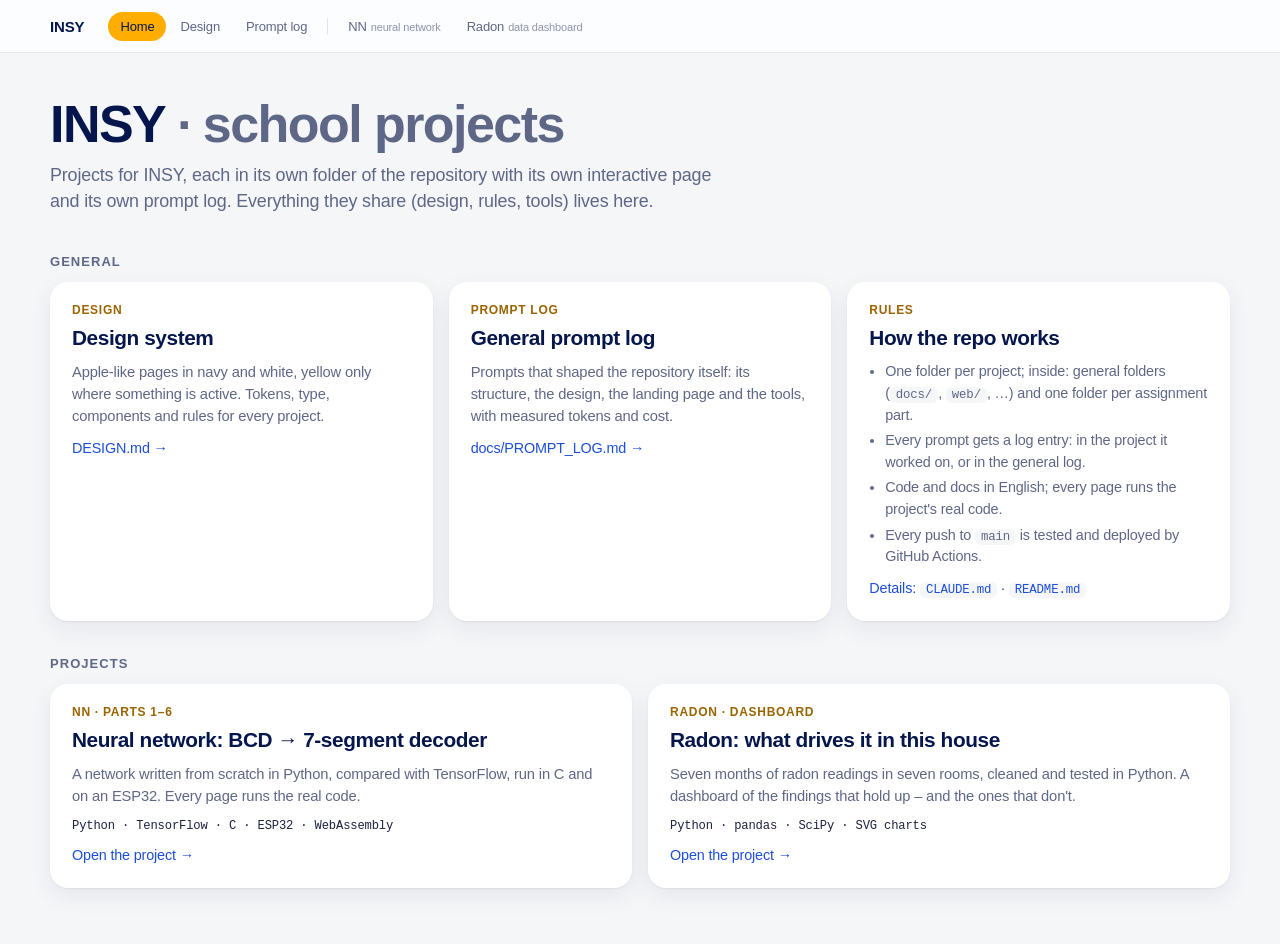
<file: web/index.html>
<!doctype html>
<html lang="en">
<head>
<meta charset="utf-8">
<meta name="viewport" content="width=device-width, initial-scale=1, viewport-fit=cover">
<meta name="theme-color" content="#05164d" media="(prefers-color-scheme: dark)">
<meta name="theme-color" content="#f5f6f8" media="(prefers-color-scheme: light)">
<title>INSY Projects</title>
<link rel="stylesheet" href="assets/style.css">
</head>
<body>
<div class="wrap">
  <header class="page">
    <h1>INSY <span>· school projects</span></h1>
    <p class="lede">Projects for INSY, each in its own folder of the repository with its own interactive page and its own
      prompt log. Everything they share (design, rules, tools) lives here.</p>
  </header>

  <section class="section" aria-labelledby="general-title">
    <h2 class="section-title" id="general-title">General</h2>
    <div class="cards">
      <a class="panel card" href="design.html">
        <span class="num">Design</span>
        <h3>Design system</h3>
        <p>Apple-like pages in navy and white, yellow only where something is active. Tokens, type, components and rules for every project.</p>
        <span class="more">DESIGN.md →</span>
      </a>
      <a class="panel card" href="log.html">
        <span class="num">Prompt log</span>
        <h3>General prompt log</h3>
        <p>Prompts that shaped the repository itself: its structure, the design, the landing page and the tools, with measured tokens and cost.</p>
        <span class="more">docs/PROMPT_LOG.md →</span>
      </a>
      <div class="panel card">
        <span class="num">Rules</span>
        <h3>How the repo works</h3>
        <ul class="rules">
          <li>One folder per project; inside: general folders (<code>docs/</code>, <code>web/</code>, …) and one folder per assignment part.</li>
          <li>Every prompt gets a log entry: in the project it worked on, or in the general log.</li>
          <li>Code and docs in English; every page runs the project's real code.</li>
          <li>Every push to <code>main</code> is tested and deployed by GitHub Actions.</li>
        </ul>
        <span class="more" id="rules-link"></span>
      </div>
    </div>
  </section>

  <section class="section" aria-labelledby="projects-title">
    <h2 class="section-title" id="projects-title">Projects</h2>
    <div class="cards">
      <a class="panel card" href="NN/">
        <span class="num">NN · Parts 1–6</span>
        <h3>Neural network: BCD → 7-segment decoder</h3>
        <p>A network written from scratch in Python, compared with TensorFlow, run in C and on an ESP32. Every page runs the real code.</p>
        <span class="runs">Python · TensorFlow · C · ESP32 · WebAssembly</span>
        <span class="more">Open the project →</span>
      </a>
      <a class="panel card" href="Radon/">
        <span class="num">Radon · Dashboard</span>
        <h3>Radon: what drives it in this house</h3>
        <p>Seven months of radon readings in seven rooms, cleaned and tested in Python. A dashboard of the findings that hold up – and the ones that don't.</p>
        <span class="runs">Python · pandas · SciPy · SVG charts</span>
        <span class="more">Open the project →</span>
      </a>
    </div>
  </section>
</div>
<script type="module">
import { $, frame, sourceLink } from "./assets/site.js";
frame();
$("rules-link").innerHTML = "Details: " + sourceLink("CLAUDE.md", "CLAUDE.md") + " · " + sourceLink("README.md", "README.md");
</script>
</body>
</html>
</file>
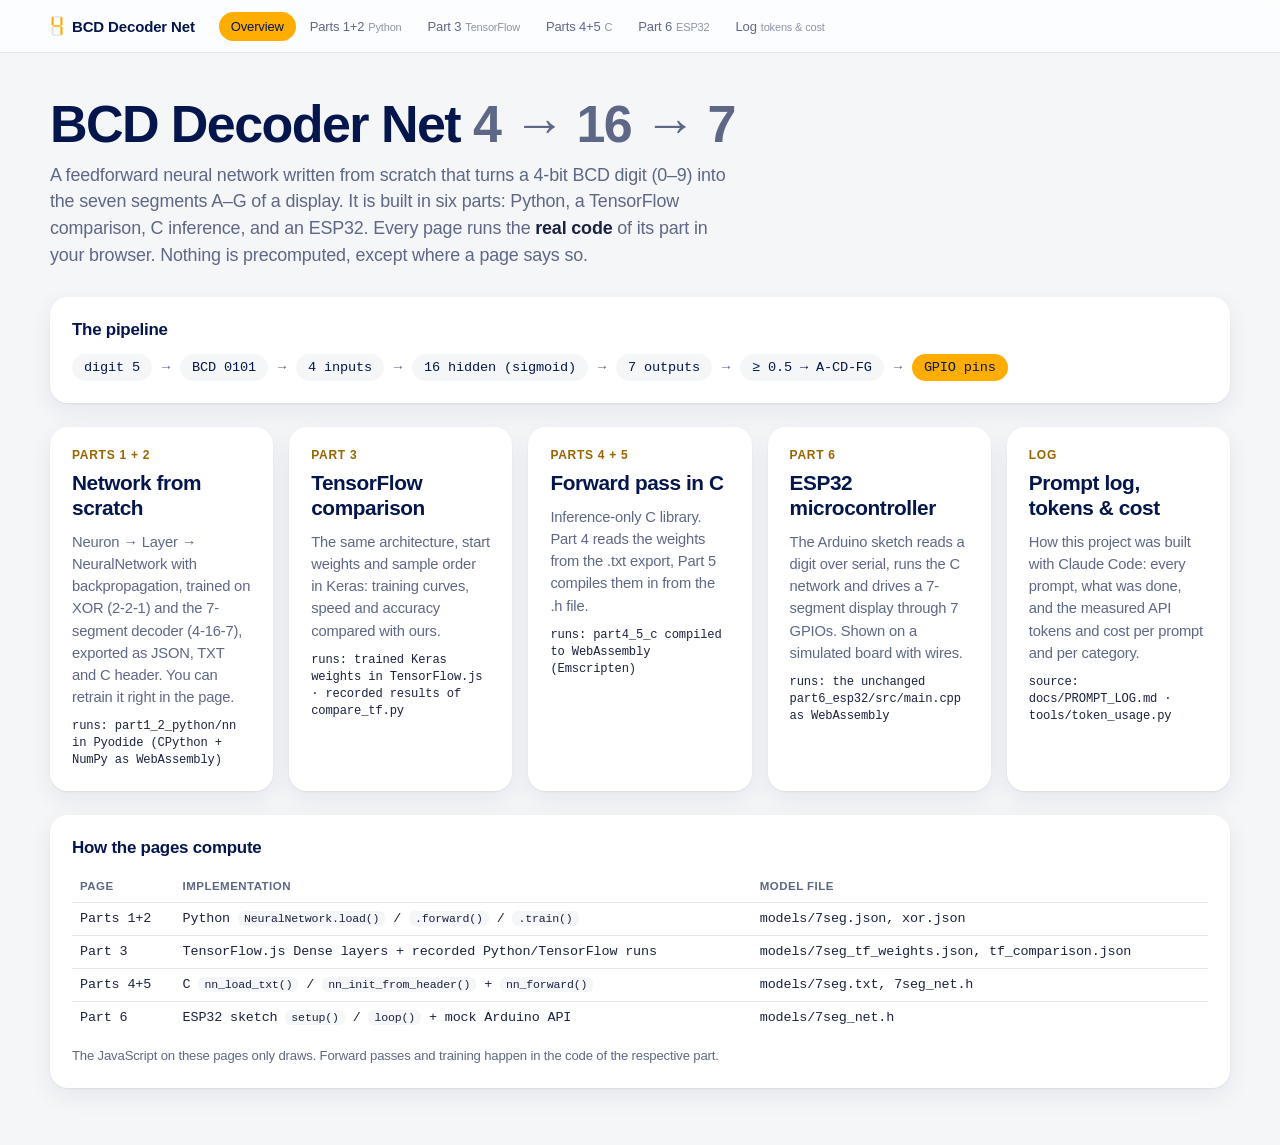
<file: NN/web/index.html>
<!doctype html>
<html lang="en">
<head>
<meta charset="utf-8">
<meta name="viewport" content="width=device-width, initial-scale=1, viewport-fit=cover">
<meta name="theme-color" content="#05164d" media="(prefers-color-scheme: dark)">
<meta name="theme-color" content="#f5f6f8" media="(prefers-color-scheme: light)">
<title>BCD Decoder Net</title>
<link rel="stylesheet" href="assets/style.css">
</head>
<body>
<div class="wrap">
  <header class="page">
    <h1>BCD Decoder Net <span>4 → 16 → 7</span></h1>
    <p class="lede">A feedforward neural network written from scratch that turns a 4-bit BCD digit (0–9) into the
      seven segments A–G of a display. It is built in six parts: Python, a TensorFlow comparison, C inference, and an ESP32.
      Every page runs the <strong>real code</strong> of its part in your browser. Nothing is precomputed, except where a page says so.</p>
  </header>

  <section class="panel">
    <h2>The pipeline</h2>
    <div class="pipeline">
      <span>digit 5</span><i>→</i><span>BCD 0101</span><i>→</i><span>4 inputs</span><i>→</i>
      <span>16 hidden (sigmoid)</span><i>→</i><span>7 outputs</span><i>→</i><span>≥ 0.5 → A-CD-FG</span><i>→</i><span>GPIO pins</span>
    </div>
  </section>

  <div class="cards">
    <a class="panel card" href="part1-2.html">
      <span class="num">Parts 1 + 2</span>
      <h3>Network from scratch</h3>
      <p>Neuron → Layer → NeuralNetwork with backpropagation, trained on XOR (2-2-1) and the 7-segment decoder (4-16-7),
        exported as JSON, TXT and C header. You can retrain it right in the page.</p>
      <span class="runs">runs: part1_2_python/nn in Pyodide (CPython + NumPy as WebAssembly)</span>
    </a>
    <a class="panel card" href="part3.html">
      <span class="num">Part 3</span>
      <h3>TensorFlow comparison</h3>
      <p>The same architecture, start weights and sample order in Keras: training curves, speed and accuracy compared with ours.</p>
      <span class="runs">runs: trained Keras weights in TensorFlow.js · recorded results of compare_tf.py</span>
    </a>
    <a class="panel card" href="part4-5.html">
      <span class="num">Parts 4 + 5</span>
      <h3>Forward pass in C</h3>
      <p>Inference-only C library. Part 4 reads the weights from the .txt export, Part 5 compiles them in from the .h file.</p>
      <span class="runs">runs: part4_5_c compiled to WebAssembly (Emscripten)</span>
    </a>
    <a class="panel card" href="part6.html">
      <span class="num">Part 6</span>
      <h3>ESP32 microcontroller</h3>
      <p>The Arduino sketch reads a digit over serial, runs the C network and drives a 7-segment display through 7 GPIOs.
        Shown on a simulated board with wires.</p>
      <span class="runs">runs: the unchanged part6_esp32/src/main.cpp as WebAssembly</span>
    </a>
    <a class="panel card" href="log.html">
      <span class="num">Log</span>
      <h3>Prompt log, tokens &amp; cost</h3>
      <p>How this project was built with Claude Code: every prompt, what was done, and the measured API tokens and cost per prompt and per category.</p>
      <span class="runs">source: docs/PROMPT_LOG.md · tools/token_usage.py</span>
    </a>
  </div>

  <section class="panel">
    <h2>How the pages compute</h2>
    <div class="tbl-scroll"><table class="data">
      <tr><th>Page</th><th style="text-align:left">Implementation</th><th style="text-align:left">Model file</th></tr>
      <tr><td>Parts 1+2</td><td style="text-align:left">Python <code>NeuralNetwork.load()</code> / <code>.forward()</code> / <code>.train()</code></td><td style="text-align:left">models/7seg.json, xor.json</td></tr>
      <tr><td>Part 3</td><td style="text-align:left">TensorFlow.js Dense layers + recorded Python/TensorFlow runs</td><td style="text-align:left">models/7seg_tf_weights.json, tf_comparison.json</td></tr>
      <tr><td>Parts 4+5</td><td style="text-align:left">C <code>nn_load_txt()</code> / <code>nn_init_from_header()</code> + <code>nn_forward()</code></td><td style="text-align:left">models/7seg.txt, 7seg_net.h</td></tr>
      <tr><td>Part 6</td><td style="text-align:left">ESP32 sketch <code>setup()</code> / <code>loop()</code> + mock Arduino API</td><td style="text-align:left">models/7seg_net.h</td></tr>
    </table></div>
    <p class="note">The JavaScript on these pages only draws. Forward passes and training happen in the code of the respective part.</p>
  </section>
</div>
<script type="module">
import { frame } from "./assets/common.js";
frame();
</script>
</body>
</html>
</file>
<file: web/assets/style.css>
/* INSY design system: Apple-like layout, palette inspired by Lufthansa (navy + white, yellow accent).
 * Tokens and rules: DESIGN.md in the repository root. */
:root {
  color-scheme: light;
  --bg: #ffffff;            /* page */
  --bg-2: #f5f6f8;          /* grouped background, wells */
  --surface: #ffffff;       /* cards */
  --ink: #05164d;           /* navy: headings, primary text */
  --text: #1b2240;          /* body text */
  --muted: #5f6787;         /* secondary text */
  --line: rgba(5, 22, 77, 0.10);
  --primary: #05164d;       /* buttons, selected controls */
  --on-primary: #ffffff;
  --accent: #ffad00;        /* yellow: only for active / on states */
  --on-accent: #05164d;
  --accent-ink: #9a6400;    /* yellow-family text that stays readable on white */
  --s1: #1d4ed8;            /* chart / positive weight */
  --s2: #d97706;            /* chart / negative weight */
  --s3: #0d9488;            /* chart / third series */
  --good: #12805c; --bad: #c4321d;
  --hardware: #05164d;      /* display housing, serial monitor */
  --hardware-ink: #dfe4f2;
  --led: #ffad00;           /* lit segment */
  --shadow: 0 1px 2px rgba(5, 22, 77, 0.06), 0 8px 24px rgba(5, 22, 77, 0.07);
  --nav-bg: rgba(255, 255, 255, 0.72);
  --radius: 18px;
  --radius-sm: 10px;
  --font: -apple-system, BlinkMacSystemFont, "SF Pro Text", "SF Pro Display", "Helvetica Neue", "Segoe UI", Arial, sans-serif;
  --font-display: -apple-system, BlinkMacSystemFont, "SF Pro Display", "Helvetica Neue", "Segoe UI", Arial, sans-serif;
  --font-mono: ui-monospace, "SF Mono", SFMono-Regular, Menlo, Consolas, monospace;
}
@media (prefers-color-scheme: dark) {
  :root:not([data-theme="light"]) {
    color-scheme: dark;
    --bg: #030b2a; --bg-2: #081538; --surface: #0b1a45; --ink: #ffffff; --text: #dfe4f2; --muted: #9aa5c8;
    --line: rgba(255, 255, 255, 0.10); --primary: #ffffff; --on-primary: #05164d; --accent-ink: #ffc24d;
    --s1: #5b8af0; --s2: #c98400; --s3: #14a89a; --good: #3ccf98; --bad: #ff7a66;
    --hardware: #020821; --shadow: 0 1px 2px rgba(0, 0, 0, 0.3), 0 10px 30px rgba(0, 0, 0, 0.35);
    --nav-bg: rgba(3, 11, 42, 0.72);
  }
}
:root[data-theme="dark"] {
  color-scheme: dark;
  --bg: #030b2a; --bg-2: #081538; --surface: #0b1a45; --ink: #ffffff; --text: #dfe4f2; --muted: #9aa5c8;
  --line: rgba(255, 255, 255, 0.10); --primary: #ffffff; --on-primary: #05164d; --accent-ink: #ffc24d;
  --s1: #5b8af0; --s2: #c98400; --s3: #14a89a; --good: #3ccf98; --bad: #ff7a66;
  --hardware: #020821; --shadow: 0 1px 2px rgba(0, 0, 0, 0.3), 0 10px 30px rgba(0, 0, 0, 0.35);
  --nav-bg: rgba(3, 11, 42, 0.72);
}

* { box-sizing: border-box; }
[hidden] { display: none !important; }
html, body { margin: 0; }
body {
  background: var(--bg-2); color: var(--text);
  font: 400 16px/1.5 var(--font); letter-spacing: -0.01em;
  -webkit-font-smoothing: antialiased;
  padding-left: max(16px, env(safe-area-inset-left, 0px));
  padding-right: max(16px, env(safe-area-inset-right, 0px));
  padding-block: 0 56px;
}
a { color: var(--s1); text-decoration: none; }
a:hover { text-decoration: underline; }
code { font-family: var(--font-mono); font-size: 0.86em; background: var(--bg-2); padding: 1px 6px; border-radius: 6px; }
strong { color: var(--ink); font-weight: 600; }
.wrap { max-width: 1180px; margin: 0 auto; display: grid; gap: 24px; }

/* ---------- navigation (frosted, sticky) ---------- */
.topbar {
  position: sticky; top: env(safe-area-inset-top, 0px); z-index: 5;
  margin-left: calc(-1 * max(16px, env(safe-area-inset-left, 0px)));
  margin-right: calc(-1 * max(16px, env(safe-area-inset-right, 0px)));
  padding: 0 max(16px, env(safe-area-inset-right, 0px)) 0 max(16px, env(safe-area-inset-left, 0px));
  background: var(--nav-bg); backdrop-filter: saturate(180%) blur(20px); -webkit-backdrop-filter: saturate(180%) blur(20px);
  border-bottom: 1px solid var(--line);
}
.topbar-inner { max-width: 1180px; margin: 0 auto; min-height: 52px; display: flex; flex-wrap: wrap; align-items: center; gap: 6px 24px; padding-block: 6px; }
.brand { font: 600 15px/1 var(--font-display); color: var(--ink); display: flex; align-items: center; gap: 8px; letter-spacing: -0.01em; }
.brand:hover { text-decoration: none; }
.brand svg { width: 14px; height: 22px; }
.tabs { display: flex; flex-wrap: wrap; gap: 2px; }
.tab {
  font: 500 13px/1 var(--font); color: var(--muted); padding: 8px 12px; border-radius: 999px;
  transition: color .15s, background .15s;
}
.tab:hover { color: var(--ink); text-decoration: none; background: var(--line); }
.tab[aria-current="page"] { color: var(--on-accent); background: var(--accent); }
.tab small { font-size: 11px; opacity: 0.7; margin-left: 4px; }

/* ---------- page header ---------- */
header.page { display: grid; gap: 10px; padding-top: 44px; padding-bottom: 4px; }
h1 { font: 700 clamp(2rem, 4.6vw, 3.25rem)/1.05 var(--font-display); letter-spacing: -0.03em; margin: 0; color: var(--ink); text-wrap: balance; }
h1 span { color: var(--muted); font-weight: 600; }
.lede { margin: 0; color: var(--muted); max-width: 68ch; font-size: 1.12rem; line-height: 1.5; }
.lede strong { color: var(--text); }
h2 { font: 600 1.06rem/1.25 var(--font-display); letter-spacing: -0.015em; color: var(--ink); margin: 0 0 14px; }
.status { font: 400 13px/1.4 var(--font); color: var(--muted); display: flex; align-items: center; gap: 8px; min-width: 0; }
.status-text { min-width: 0; overflow-wrap: anywhere; }
.dot { width: 8px; height: 8px; border-radius: 50%; background: var(--accent); flex: none; animation: pulse 1.4s ease-in-out infinite; }
.status.ready .dot { background: var(--good); animation: none; }
.status.error .dot { background: var(--bad); animation: none; }
@keyframes pulse { 50% { opacity: 0.35; } }
.status .retry { margin-left: 4px; }

.notice { background: var(--surface); border-radius: var(--radius); padding: 18px 22px; box-shadow: var(--shadow); display: grid; gap: 8px; border-left: 4px solid var(--accent); }
.notice p { margin: 0; }

/* ---------- cards / layout ---------- */
.panel { background: var(--surface); border-radius: var(--radius); padding: 22px; min-width: 0; box-shadow: var(--shadow); }
.board {
  display: grid; gap: 20px;
  grid-template-columns: minmax(210px, 260px) minmax(0, 1fr) minmax(220px, 270px);
  align-items: start;
}
@media (max-width: 1000px) { .board { grid-template-columns: 1fr 1fr; } .net-panel { grid-column: 1 / -1; order: 3; } }
@media (max-width: 620px) { .board { grid-template-columns: 1fr; } }
.lower { display: grid; gap: 20px; grid-template-columns: minmax(0, 1fr) minmax(0, 1fr); align-items: start; }
@media (max-width: 1000px) { .lower { grid-template-columns: 1fr; } }
.wide { grid-column: 1 / -1; }
.sub { color: var(--muted); font-size: 0.9rem; margin: -6px 0 14px; }
.note { font-size: 0.82rem; color: var(--muted); margin: 12px 0 0; }

/* ---------- input switches ---------- */
.bits { display: grid; grid-template-columns: repeat(4, 1fr); gap: 8px; }
.bits.two { grid-template-columns: repeat(2, 1fr); }
.bit {
  appearance: none; border: 0; background: var(--bg-2); color: var(--ink); border-radius: 14px;
  padding: 10px 0 12px; cursor: pointer; display: grid; justify-items: center; gap: 8px; font: inherit;
  transition: transform .1s, background .15s;
}
.bit:active { transform: scale(0.96); }
.bit .weight { font: 500 11px/1 var(--font-mono); color: var(--muted); }
.bit .value { font: 700 1.6rem/1 var(--font-display); font-variant-numeric: tabular-nums; }
.bit .track { width: 18px; height: 32px; border-radius: 9px; background: var(--line); position: relative; transition: background .15s; }
.bit .track::after {
  content: ""; position: absolute; left: 2px; width: 14px; height: 14px; border-radius: 50%;
  background: #fff; box-shadow: 0 1px 3px rgba(5, 22, 77, 0.3); bottom: 2px; transition: bottom .18s;
}
.bit[aria-pressed="true"] .track { background: var(--accent); }
.bit[aria-pressed="true"] .track::after { bottom: 16px; }
:is(.bit, .key, .tool, .seg-btn, .tab, input, button, a):focus-visible { outline: 2px solid var(--s1); outline-offset: 2px; }

.code { margin: 16px 0 18px; font: 0.88rem/1.4 var(--font-mono); color: var(--muted); }
.code strong { color: var(--ink); font-weight: 500; }
.keys { display: grid; grid-template-columns: repeat(4, 1fr); gap: 6px; }
.keys.ten { grid-template-columns: repeat(5, 1fr); }
.key {
  appearance: none; border: 0; background: var(--bg-2); color: var(--ink); border-radius: var(--radius-sm);
  padding: 9px 0; font: 500 0.95rem/1 var(--font-mono); cursor: pointer; font-variant-numeric: tabular-nums;
  transition: background .15s, transform .1s;
}
.key:hover { background: var(--line); }
.key:active { transform: scale(0.95); }
.key.untrained { color: var(--muted); background: transparent; box-shadow: inset 0 0 0 1px var(--line); }
.key.current { background: var(--primary); color: var(--on-primary); }
.hint { font-size: 0.82rem; color: var(--muted); margin: 12px 0 0; }

/* ---------- buttons / segmented controls ---------- */
.tool {
  appearance: none; border: 0; background: var(--bg-2); color: var(--ink); border-radius: 999px;
  padding: 8px 14px; font: 500 13px/1 var(--font); cursor: pointer; transition: background .15s, transform .1s;
}
.tool:hover { background: var(--line); }
.tool:active { transform: scale(0.97); }
.tool.primary { background: var(--primary); color: var(--on-primary); }
.tool:disabled { opacity: 0.45; cursor: not-allowed; transform: none; }
.seg { display: inline-flex; flex-wrap: wrap; gap: 2px; padding: 3px; background: var(--surface); border-radius: 999px; box-shadow: var(--shadow); justify-self: start; max-width: 100%; }
.seg-btn {
  appearance: none; border: 0; background: transparent; color: var(--muted); border-radius: 999px;
  padding: 8px 14px; font: 500 13px/1 var(--font); cursor: pointer; transition: background .15s, color .15s;
}
.seg-btn:hover { color: var(--ink); }
.seg-btn[aria-pressed="true"] { background: var(--primary); color: var(--on-primary); }
.seg-btn:disabled { opacity: 0.4; cursor: not-allowed; }
.seg-gap { width: 1px; align-self: stretch; background: var(--line); margin: 6px 4px; }
.controls { display: flex; flex-wrap: wrap; gap: 12px; }
.net-head { display: flex; justify-content: space-between; align-items: baseline; gap: 12px; flex-wrap: wrap; }

/* ---------- network graph ---------- */
.svg-scroll { overflow-x: auto; position: relative; }
svg.net { width: 100%; min-width: 520px; height: auto; display: block; }
svg.net .edge { fill: none; transition: stroke-opacity .25s, stroke-width .25s; }
svg.net .edge.pos { stroke: var(--s1); }
svg.net .edge.neg { stroke: var(--s2); }
svg.net .edge:hover { stroke-opacity: 1 !important; }
svg.net .ring { fill: var(--surface); stroke: var(--ink); stroke-width: 1.2; }
svg.net .fill { fill: var(--accent); transition: fill-opacity .25s; pointer-events: none; }
svg.net .node:hover .ring { stroke: var(--s1); stroke-width: 2.4; }
svg.net text { fill: var(--muted); font: 500 11px var(--font-mono); }
svg.net text.layer { font: 600 11px var(--font); letter-spacing: .08em; text-transform: uppercase; }
svg.net text.seg { fill: var(--ink); font: 700 13px var(--font-display); }
svg.net .stage-hidden { opacity: 0.12; transition: opacity .3s; }
.loading-veil {
  position: absolute; inset: 0; display: grid; place-items: center; text-align: center; padding: 16px;
  background: color-mix(in srgb, var(--surface) 70%, transparent); color: var(--muted); font-size: 0.9rem;
  border-radius: var(--radius-sm);
}
.loading-veil[hidden] { display: none; }
.loading-veil b { display: block; color: var(--ink); font-size: 1rem; margin-bottom: 4px; }
.legend { display: flex; flex-wrap: wrap; gap: 6px 18px; font-size: 0.8rem; color: var(--muted); margin-top: 12px; }
.legend i { display: inline-block; width: 18px; height: 3px; vertical-align: middle; margin-right: 6px; border-radius: 2px; }
.legend .sw-act { width: 10px; height: 10px; border-radius: 50%; background: var(--accent); }

/* ---------- 7-segment display ---------- */
.display { background: var(--hardware); border-radius: 14px; padding: 20px; display: grid; justify-items: center; gap: 12px; }
svg.seven { width: 100%; max-width: 160px; height: auto; }
svg.seven polygon { transition: fill-opacity .25s; }
.readout { font: 500 0.8rem/1.4 var(--font-mono); color: var(--hardware-ink); opacity: 0.8; text-align: center; }
.readout strong { color: #ffffff; font: 700 1.15rem var(--font-display); }
.big-out { font: 700 3rem/1 var(--font-display); color: var(--led); font-variant-numeric: tabular-nums; }
.segtable { width: 100%; border-collapse: collapse; margin-top: 16px; font: 0.84rem/1.3 var(--font-mono); font-variant-numeric: tabular-nums; }
.segtable td { padding: 4px 0; border-bottom: 1px solid var(--line); }
.segtable td:first-child { font: 700 0.86rem var(--font-display); width: 22px; color: var(--ink); }
.segtable td:last-child { text-align: right; width: 36px; }
.bar { height: 6px; background: var(--bg-2); border-radius: 3px; overflow: hidden; }
.bar b { display: block; height: 100%; background: var(--accent); border-radius: 3px; transition: width .25s; }
.segtable td.bar-cell { padding-inline: 10px; }
.warn { color: var(--accent-ink); }

#tip {
  position: fixed; pointer-events: none; z-index: 10; background: var(--ink); color: var(--bg);
  font: 0.78rem/1.45 var(--font-mono); padding: 8px 10px; border-radius: 10px; max-width: 280px;
  font-variant-numeric: tabular-nums; white-space: pre; box-shadow: var(--shadow);
}

/* ---------- tables, charts ---------- */
.tbl-scroll { overflow-x: auto; }
table.data { width: 100%; border-collapse: collapse; font: 0.84rem/1.35 var(--font-mono); font-variant-numeric: tabular-nums; }
table.data th { font: 600 0.72rem/1.2 var(--font); letter-spacing: .04em; text-transform: uppercase; color: var(--muted); text-align: right; padding: 8px; border-bottom: 1px solid var(--line); white-space: nowrap; }
table.data td { text-align: right; padding: 7px 8px; border-bottom: 1px solid var(--line); white-space: nowrap; }
table.data tr:last-child td { border-bottom: 0; }
table.data th:first-child, table.data td:first-child { text-align: left; }
table.data td.on { color: var(--ink); font-weight: 600; }
table.data td.off { color: var(--muted); }
table.data tr.sel td { background: var(--bg-2); }
.ok { color: var(--good); } .bad { color: var(--bad); }

svg.chart { width: 100%; height: auto; display: block; }
svg.chart .grid { stroke: var(--line); stroke-width: 1; }
svg.chart text { fill: var(--muted); font: 500 10px var(--font-mono); }
svg.chart .series { fill: none; stroke-width: 2; stroke-linejoin: round; stroke-linecap: round; }
svg.chart .s-ours, svg.chart .s-browser { stroke: var(--s1); }
svg.chart .s-tf_mse { stroke: var(--s2); }
svg.chart .s-tf_same { stroke: var(--s3); stroke-dasharray: 5 5; }
svg.chart .s-exported { stroke: var(--muted); stroke-dasharray: 3 4; }
svg.chart .cross { stroke: var(--muted); stroke-width: 1; }
svg.chart .lbl { fill: var(--ink); font: 500 10px var(--font-mono); }
svg.chart .barv { fill: var(--s1); }
svg.chart .barv:hover { fill-opacity: 0.8; }
.legend .sw-ours, .legend .sw-browser { background: var(--s1); } .legend .sw-tf_mse { background: var(--s2); }
.legend .sw-tf_same { background: repeating-linear-gradient(90deg, var(--s3) 0 5px, transparent 5px 8px); }
.legend .sw-exported { background: repeating-linear-gradient(90deg, var(--muted) 0 3px, transparent 3px 7px); }

pre.out {
  background: var(--hardware); color: var(--hardware-ink); font: 0.78rem/1.55 var(--font-mono); border-radius: 12px;
  padding: 12px 14px; margin: 0; white-space: pre-wrap; word-break: break-word; max-height: 280px; overflow: auto;
}
pre.out .cmd { color: var(--led); }
details { margin-top: 14px; }
summary { cursor: pointer; font: 500 0.88rem/1.6 var(--font); color: var(--ink); }
details pre.out { margin-top: 8px; }

.form-row { display: flex; flex-wrap: wrap; gap: 10px 14px; align-items: end; margin-bottom: 14px; }
.form-row label { display: grid; gap: 5px; font: 500 12px/1 var(--font); color: var(--muted); }
.form-row input {
  width: 100px; font: 500 0.9rem/1 var(--font-mono); padding: 8px 10px; border-radius: 10px;
  border: 0; background: var(--bg-2); color: var(--ink);
}
.progress { height: 6px; background: var(--bg-2); border-radius: 3px; overflow: hidden; margin: 6px 0 12px; }
.progress b { display: block; height: 100%; width: 0; background: var(--accent); border-radius: 3px; transition: width .2s; }

/* ---------- overview + log pages ---------- */
.cards { display: grid; gap: 16px; grid-template-columns: repeat(auto-fit, minmax(200px, 1fr)); }
.card { display: grid; gap: 10px; align-content: start; color: inherit; transition: transform .2s, box-shadow .2s; }
.card:hover { text-decoration: none; transform: translateY(-2px); }
.card .num { font: 600 12px/1 var(--font); letter-spacing: .06em; color: var(--accent-ink); text-transform: uppercase; }
.card h3 { margin: 0; font: 700 1.3rem/1.2 var(--font-display); letter-spacing: -0.02em; color: var(--ink); }
.card p { margin: 0; color: var(--muted); font-size: 0.92rem; }
.card .runs { font: 500 0.76rem/1.4 var(--font-mono); color: var(--text); }
.card .more { font-size: 0.9rem; color: var(--s1); }
.pipeline { display: flex; flex-wrap: wrap; align-items: center; gap: 8px 10px; font: 500 0.85rem var(--font-mono); }
.pipeline span { background: var(--bg-2); border-radius: 999px; padding: 6px 12px; color: var(--ink); }
.pipeline span:last-child { background: var(--accent); color: var(--on-accent); }
.pipeline i { color: var(--muted); font-style: normal; }
.stats { display: grid; gap: 20px; grid-template-columns: repeat(auto-fit, minmax(170px, 1fr)); }
.stat { display: grid; gap: 4px; }
.stat b { font: 700 2rem/1.1 var(--font-display); letter-spacing: -0.03em; color: var(--ink); font-variant-numeric: tabular-nums; }
.stat span { color: var(--muted); font-size: 0.85rem; }
.md { color: var(--text); max-width: 80ch; }
.md h1 { font-size: 1.6rem; margin: 0 0 12px; }
.md h2 { font-size: 1.15rem; margin: 30px 0 8px; padding-top: 20px; border-top: 1px solid var(--line); }
.md h3 { font-size: 1rem; color: var(--ink); margin: 18px 0 6px; }
.md ul { padding-left: 1.2em; margin: 6px 0; }
.md li { margin: 3px 0; }
.md p { margin: 8px 0; }
.md table { border-collapse: collapse; font: 0.8rem/1.35 var(--font-mono); margin: 10px 0; display: block; overflow-x: auto; max-width: 100%; }
.md th, .md td { padding: 5px 8px; border-bottom: 1px solid var(--line); text-align: left; white-space: nowrap; }
.md th { color: var(--muted); font-weight: 600; }

/* ---------- Part 6: ESP32 bench ---------- */
.bench-grid { display: grid; gap: 20px; grid-template-columns: minmax(0, 1fr) minmax(270px, 330px); align-items: start; }
@media (max-width: 1000px) { .bench-grid { grid-template-columns: 1fr; } }
.bench { background: #0b1d3f; border-radius: var(--radius); padding: 10px; overflow-x: auto; box-shadow: var(--shadow); }
svg.bench-svg { width: 100%; min-width: 640px; height: auto; display: block; }
.bench-svg text { font-family: var(--font-mono); }
.bench-svg .pcb { fill: #11161c; stroke: #2a3138; }
.bench-svg .silk { fill: #d8dde2; font-size: 8.5px; }
.bench-svg .silk-sm { fill: #9aa4ad; font-size: 7px; }
.bench-svg .pad { fill: #c9a24a; }
.bench-svg .pin-hi-ring { fill: none; stroke: #ffad00; stroke-width: 2; opacity: 0; transition: opacity .2s; }
.bench-svg .pin-hi-ring.on { opacity: 1; }
.bench-svg .wire { fill: none; stroke-width: 4; stroke-linecap: round; stroke-linejoin: round; opacity: 0.35; transition: opacity .25s; }
.bench-svg .wire.on { opacity: 1; filter: url(#glow); }
.bench-svg .flow { fill: none; stroke: #ffffff; stroke-width: 1.6; stroke-linecap: round; stroke-dasharray: 2 12; opacity: 0; animation: flow 0.9s linear infinite; }
.bench-svg .flow.on { opacity: 0.85; }
@keyframes flow { to { stroke-dashoffset: -14; } }
.bench-svg .res-body { fill: #d9c6a0; stroke: #a8946d; }
.bench-svg .band { pointer-events: none; }
.bench-svg .seg-off { fill: #2a2410; }
.bench-svg polygon.lit { transition: fill-opacity .25s; }
.serial-box { display: grid; gap: 10px; }
.serial-log { min-height: 230px; max-height: 330px; }
.serial-in { display: flex; gap: 6px; }
.serial-in input {
  flex: 1; min-width: 0; font: 500 0.88rem/1 var(--font-mono); padding: 9px 12px; border-radius: 999px;
  border: 0; background: var(--bg-2); color: var(--ink);
}
.pin-hi { color: var(--accent-ink); font-weight: 600; }

@media (prefers-reduced-motion: reduce) {
  * { transition: none !important; animation: none !important; }
}

/* ---------- general site (landing page, design page) ---------- */
.tab-sep { width: 1px; align-self: stretch; background: var(--line); margin: 6px 6px; }
.section { display: grid; gap: 14px; }
.section-title { font: 600 13px/1 var(--font); letter-spacing: .08em; text-transform: uppercase; color: var(--muted); margin: 12px 0 0; }
.rules { margin: 0; padding-left: 1.1em; color: var(--muted); font-size: 0.9rem; display: grid; gap: 4px; }
.swatches { display: grid; gap: 14px; grid-template-columns: repeat(auto-fill, minmax(150px, 1fr)); }
.swatch { display: grid; gap: 3px; font-size: 0.82rem; color: var(--muted); }
.swatch i { height: 56px; border-radius: 12px; box-shadow: inset 0 0 0 1px var(--line); }
.swatch b { color: var(--ink); font: 600 0.82rem var(--font-mono); }
.swatch code { background: transparent; padding: 0; color: var(--muted); }
.type-scale { display: grid; gap: 14px; }
.type-scale div { display: flex; flex-wrap: wrap; align-items: baseline; justify-content: space-between; gap: 4px 16px; border-bottom: 1px solid var(--line); padding-bottom: 12px; }
.type-scale div:last-child { border-bottom: 0; }
.type-scale small { color: var(--muted); font: 0.8rem var(--font-mono); }
.t-title { font: 700 clamp(2rem, 4.6vw, 3.25rem)/1.05 var(--font-display); letter-spacing: -0.03em; color: var(--ink); }
.t-title3 { font: 700 1.3rem/1.2 var(--font-display); letter-spacing: -0.02em; color: var(--ink); }
.t-head { font: 600 1.06rem/1.25 var(--font-display); color: var(--ink); }
.t-body { color: var(--text); }
.t-data { font: 0.84rem var(--font-mono); font-variant-numeric: tabular-nums; color: var(--ink); }
.tab.up { color: var(--muted); }
.tab.up::before { content: "‹ "; }
</file>
<file: NN/web/assets/style.css>
/* INSY design system: Apple-like layout, palette inspired by Lufthansa (navy + white, yellow accent).
 * Tokens and rules: DESIGN.md in the repository root. */
:root {
  color-scheme: light;
  --bg: #ffffff;            /* page */
  --bg-2: #f5f6f8;          /* grouped background, wells */
  --surface: #ffffff;       /* cards */
  --ink: #05164d;           /* navy: headings, primary text */
  --text: #1b2240;          /* body text */
  --muted: #5f6787;         /* secondary text */
  --line: rgba(5, 22, 77, 0.10);
  --primary: #05164d;       /* buttons, selected controls */
  --on-primary: #ffffff;
  --accent: #ffad00;        /* yellow: only for active / on states */
  --on-accent: #05164d;
  --accent-ink: #9a6400;    /* yellow-family text that stays readable on white */
  --s1: #1d4ed8;            /* chart / positive weight */
  --s2: #d97706;            /* chart / negative weight */
  --s3: #0d9488;            /* chart / third series */
  --good: #12805c; --bad: #c4321d;
  --hardware: #05164d;      /* display housing, serial monitor */
  --hardware-ink: #dfe4f2;
  --led: #ffad00;           /* lit segment */
  --shadow: 0 1px 2px rgba(5, 22, 77, 0.06), 0 8px 24px rgba(5, 22, 77, 0.07);
  --nav-bg: rgba(255, 255, 255, 0.72);
  --radius: 18px;
  --radius-sm: 10px;
  --font: -apple-system, BlinkMacSystemFont, "SF Pro Text", "SF Pro Display", "Helvetica Neue", "Segoe UI", Arial, sans-serif;
  --font-display: -apple-system, BlinkMacSystemFont, "SF Pro Display", "Helvetica Neue", "Segoe UI", Arial, sans-serif;
  --font-mono: ui-monospace, "SF Mono", SFMono-Regular, Menlo, Consolas, monospace;
}
@media (prefers-color-scheme: dark) {
  :root:not([data-theme="light"]) {
    color-scheme: dark;
    --bg: #030b2a; --bg-2: #081538; --surface: #0b1a45; --ink: #ffffff; --text: #dfe4f2; --muted: #9aa5c8;
    --line: rgba(255, 255, 255, 0.10); --primary: #ffffff; --on-primary: #05164d; --accent-ink: #ffc24d;
    --s1: #5b8af0; --s2: #c98400; --s3: #14a89a; --good: #3ccf98; --bad: #ff7a66;
    --hardware: #020821; --shadow: 0 1px 2px rgba(0, 0, 0, 0.3), 0 10px 30px rgba(0, 0, 0, 0.35);
    --nav-bg: rgba(3, 11, 42, 0.72);
  }
}
:root[data-theme="dark"] {
  color-scheme: dark;
  --bg: #030b2a; --bg-2: #081538; --surface: #0b1a45; --ink: #ffffff; --text: #dfe4f2; --muted: #9aa5c8;
  --line: rgba(255, 255, 255, 0.10); --primary: #ffffff; --on-primary: #05164d; --accent-ink: #ffc24d;
  --s1: #5b8af0; --s2: #c98400; --s3: #14a89a; --good: #3ccf98; --bad: #ff7a66;
  --hardware: #020821; --shadow: 0 1px 2px rgba(0, 0, 0, 0.3), 0 10px 30px rgba(0, 0, 0, 0.35);
  --nav-bg: rgba(3, 11, 42, 0.72);
}

* { box-sizing: border-box; }
[hidden] { display: none !important; }
html, body { margin: 0; }
body {
  background: var(--bg-2); color: var(--text);
  font: 400 16px/1.5 var(--font); letter-spacing: -0.01em;
  -webkit-font-smoothing: antialiased;
  padding-left: max(16px, env(safe-area-inset-left, 0px));
  padding-right: max(16px, env(safe-area-inset-right, 0px));
  padding-block: 0 56px;
}
a { color: var(--s1); text-decoration: none; }
a:hover { text-decoration: underline; }
code { font-family: var(--font-mono); font-size: 0.86em; background: var(--bg-2); padding: 1px 6px; border-radius: 6px; }
strong { color: var(--ink); font-weight: 600; }
.wrap { max-width: 1180px; margin: 0 auto; display: grid; gap: 24px; }

/* ---------- navigation (frosted, sticky) ---------- */
.topbar {
  position: sticky; top: env(safe-area-inset-top, 0px); z-index: 5;
  margin-left: calc(-1 * max(16px, env(safe-area-inset-left, 0px)));
  margin-right: calc(-1 * max(16px, env(safe-area-inset-right, 0px)));
  padding: 0 max(16px, env(safe-area-inset-right, 0px)) 0 max(16px, env(safe-area-inset-left, 0px));
  background: var(--nav-bg); backdrop-filter: saturate(180%) blur(20px); -webkit-backdrop-filter: saturate(180%) blur(20px);
  border-bottom: 1px solid var(--line);
}
.topbar-inner { max-width: 1180px; margin: 0 auto; min-height: 52px; display: flex; flex-wrap: wrap; align-items: center; gap: 6px 24px; padding-block: 6px; }
.brand { font: 600 15px/1 var(--font-display); color: var(--ink); display: flex; align-items: center; gap: 8px; letter-spacing: -0.01em; }
.brand:hover { text-decoration: none; }
.brand svg { width: 14px; height: 22px; }
.tabs { display: flex; flex-wrap: wrap; gap: 2px; }
.tab {
  font: 500 13px/1 var(--font); color: var(--muted); padding: 8px 12px; border-radius: 999px;
  transition: color .15s, background .15s;
}
.tab:hover { color: var(--ink); text-decoration: none; background: var(--line); }
.tab[aria-current="page"] { color: var(--on-accent); background: var(--accent); }
.tab small { font-size: 11px; opacity: 0.7; margin-left: 4px; }

/* ---------- page header ---------- */
header.page { display: grid; gap: 10px; padding-top: 44px; padding-bottom: 4px; }
h1 { font: 700 clamp(2rem, 4.6vw, 3.25rem)/1.05 var(--font-display); letter-spacing: -0.03em; margin: 0; color: var(--ink); text-wrap: balance; }
h1 span { color: var(--muted); font-weight: 600; }
.lede { margin: 0; color: var(--muted); max-width: 68ch; font-size: 1.12rem; line-height: 1.5; }
.lede strong { color: var(--text); }
h2 { font: 600 1.06rem/1.25 var(--font-display); letter-spacing: -0.015em; color: var(--ink); margin: 0 0 14px; }
.status { font: 400 13px/1.4 var(--font); color: var(--muted); display: flex; align-items: center; gap: 8px; min-width: 0; }
.status-text { min-width: 0; overflow-wrap: anywhere; }
.dot { width: 8px; height: 8px; border-radius: 50%; background: var(--accent); flex: none; animation: pulse 1.4s ease-in-out infinite; }
.status.ready .dot { background: var(--good); animation: none; }
.status.error .dot { background: var(--bad); animation: none; }
@keyframes pulse { 50% { opacity: 0.35; } }
.status .retry { margin-left: 4px; }

.notice { background: var(--surface); border-radius: var(--radius); padding: 18px 22px; box-shadow: var(--shadow); display: grid; gap: 8px; border-left: 4px solid var(--accent); }
.notice p { margin: 0; }

/* ---------- cards / layout ---------- */
.panel { background: var(--surface); border-radius: var(--radius); padding: 22px; min-width: 0; box-shadow: var(--shadow); }
.board {
  display: grid; gap: 20px;
  grid-template-columns: minmax(210px, 260px) minmax(0, 1fr) minmax(220px, 270px);
  align-items: start;
}
@media (max-width: 1000px) { .board { grid-template-columns: 1fr 1fr; } .net-panel { grid-column: 1 / -1; order: 3; } }
@media (max-width: 620px) { .board { grid-template-columns: 1fr; } }
.lower { display: grid; gap: 20px; grid-template-columns: minmax(0, 1fr) minmax(0, 1fr); align-items: start; }
@media (max-width: 1000px) { .lower { grid-template-columns: 1fr; } }
.wide { grid-column: 1 / -1; }
.sub { color: var(--muted); font-size: 0.9rem; margin: -6px 0 14px; }
.note { font-size: 0.82rem; color: var(--muted); margin: 12px 0 0; }

/* ---------- input switches ---------- */
.bits { display: grid; grid-template-columns: repeat(4, 1fr); gap: 8px; }
.bits.two { grid-template-columns: repeat(2, 1fr); }
.bit {
  appearance: none; border: 0; background: var(--bg-2); color: var(--ink); border-radius: 14px;
  padding: 10px 0 12px; cursor: pointer; display: grid; justify-items: center; gap: 8px; font: inherit;
  transition: transform .1s, background .15s;
}
.bit:active { transform: scale(0.96); }
.bit .weight { font: 500 11px/1 var(--font-mono); color: var(--muted); }
.bit .value { font: 700 1.6rem/1 var(--font-display); font-variant-numeric: tabular-nums; }
.bit .track { width: 18px; height: 32px; border-radius: 9px; background: var(--line); position: relative; transition: background .15s; }
.bit .track::after {
  content: ""; position: absolute; left: 2px; width: 14px; height: 14px; border-radius: 50%;
  background: #fff; box-shadow: 0 1px 3px rgba(5, 22, 77, 0.3); bottom: 2px; transition: bottom .18s;
}
.bit[aria-pressed="true"] .track { background: var(--accent); }
.bit[aria-pressed="true"] .track::after { bottom: 16px; }
:is(.bit, .key, .tool, .seg-btn, .tab, input, button, a):focus-visible { outline: 2px solid var(--s1); outline-offset: 2px; }

.code { margin: 16px 0 18px; font: 0.88rem/1.4 var(--font-mono); color: var(--muted); }
.code strong { color: var(--ink); font-weight: 500; }
.keys { display: grid; grid-template-columns: repeat(4, 1fr); gap: 6px; }
.keys.ten { grid-template-columns: repeat(5, 1fr); }
.key {
  appearance: none; border: 0; background: var(--bg-2); color: var(--ink); border-radius: var(--radius-sm);
  padding: 9px 0; font: 500 0.95rem/1 var(--font-mono); cursor: pointer; font-variant-numeric: tabular-nums;
  transition: background .15s, transform .1s;
}
.key:hover { background: var(--line); }
.key:active { transform: scale(0.95); }
.key.untrained { color: var(--muted); background: transparent; box-shadow: inset 0 0 0 1px var(--line); }
.key.current { background: var(--primary); color: var(--on-primary); }
.hint { font-size: 0.82rem; color: var(--muted); margin: 12px 0 0; }

/* ---------- buttons / segmented controls ---------- */
.tool {
  appearance: none; border: 0; background: var(--bg-2); color: var(--ink); border-radius: 999px;
  padding: 8px 14px; font: 500 13px/1 var(--font); cursor: pointer; transition: background .15s, transform .1s;
}
.tool:hover { background: var(--line); }
.tool:active { transform: scale(0.97); }
.tool.primary { background: var(--primary); color: var(--on-primary); }
.tool:disabled { opacity: 0.45; cursor: not-allowed; transform: none; }
.seg { display: inline-flex; flex-wrap: wrap; gap: 2px; padding: 3px; background: var(--surface); border-radius: 999px; box-shadow: var(--shadow); justify-self: start; max-width: 100%; }
.seg-btn {
  appearance: none; border: 0; background: transparent; color: var(--muted); border-radius: 999px;
  padding: 8px 14px; font: 500 13px/1 var(--font); cursor: pointer; transition: background .15s, color .15s;
}
.seg-btn:hover { color: var(--ink); }
.seg-btn[aria-pressed="true"] { background: var(--primary); color: var(--on-primary); }
.seg-btn:disabled { opacity: 0.4; cursor: not-allowed; }
.seg-gap { width: 1px; align-self: stretch; background: var(--line); margin: 6px 4px; }
.controls { display: flex; flex-wrap: wrap; gap: 12px; }
.net-head { display: flex; justify-content: space-between; align-items: baseline; gap: 12px; flex-wrap: wrap; }

/* ---------- network graph ---------- */
.svg-scroll { overflow-x: auto; position: relative; }
svg.net { width: 100%; min-width: 520px; height: auto; display: block; }
svg.net .edge { fill: none; transition: stroke-opacity .25s, stroke-width .25s; }
svg.net .edge.pos { stroke: var(--s1); }
svg.net .edge.neg { stroke: var(--s2); }
svg.net .edge:hover { stroke-opacity: 1 !important; }
svg.net .ring { fill: var(--surface); stroke: var(--ink); stroke-width: 1.2; }
svg.net .fill { fill: var(--accent); transition: fill-opacity .25s; pointer-events: none; }
svg.net .node:hover .ring { stroke: var(--s1); stroke-width: 2.4; }
svg.net text { fill: var(--muted); font: 500 11px var(--font-mono); }
svg.net text.layer { font: 600 11px var(--font); letter-spacing: .08em; text-transform: uppercase; }
svg.net text.seg { fill: var(--ink); font: 700 13px var(--font-display); }
svg.net .stage-hidden { opacity: 0.12; transition: opacity .3s; }
.loading-veil {
  position: absolute; inset: 0; display: grid; place-items: center; text-align: center; padding: 16px;
  background: color-mix(in srgb, var(--surface) 70%, transparent); color: var(--muted); font-size: 0.9rem;
  border-radius: var(--radius-sm);
}
.loading-veil[hidden] { display: none; }
.loading-veil b { display: block; color: var(--ink); font-size: 1rem; margin-bottom: 4px; }
.legend { display: flex; flex-wrap: wrap; gap: 6px 18px; font-size: 0.8rem; color: var(--muted); margin-top: 12px; }
.legend i { display: inline-block; width: 18px; height: 3px; vertical-align: middle; margin-right: 6px; border-radius: 2px; }
.legend .sw-act { width: 10px; height: 10px; border-radius: 50%; background: var(--accent); }

/* ---------- 7-segment display ---------- */
.display { background: var(--hardware); border-radius: 14px; padding: 20px; display: grid; justify-items: center; gap: 12px; }
svg.seven { width: 100%; max-width: 160px; height: auto; }
svg.seven polygon { transition: fill-opacity .25s; }
.readout { font: 500 0.8rem/1.4 var(--font-mono); color: var(--hardware-ink); opacity: 0.8; text-align: center; }
.readout strong { color: #ffffff; font: 700 1.15rem var(--font-display); }
.big-out { font: 700 3rem/1 var(--font-display); color: var(--led); font-variant-numeric: tabular-nums; }
.segtable { width: 100%; border-collapse: collapse; margin-top: 16px; font: 0.84rem/1.3 var(--font-mono); font-variant-numeric: tabular-nums; }
.segtable td { padding: 4px 0; border-bottom: 1px solid var(--line); }
.segtable td:first-child { font: 700 0.86rem var(--font-display); width: 22px; color: var(--ink); }
.segtable td:last-child { text-align: right; width: 36px; }
.bar { height: 6px; background: var(--bg-2); border-radius: 3px; overflow: hidden; }
.bar b { display: block; height: 100%; background: var(--accent); border-radius: 3px; transition: width .25s; }
.segtable td.bar-cell { padding-inline: 10px; }
.warn { color: var(--accent-ink); }

#tip {
  position: fixed; pointer-events: none; z-index: 10; background: var(--ink); color: var(--bg);
  font: 0.78rem/1.45 var(--font-mono); padding: 8px 10px; border-radius: 10px; max-width: 280px;
  font-variant-numeric: tabular-nums; white-space: pre; box-shadow: var(--shadow);
}

/* ---------- tables, charts ---------- */
.tbl-scroll { overflow-x: auto; }
table.data { width: 100%; border-collapse: collapse; font: 0.84rem/1.35 var(--font-mono); font-variant-numeric: tabular-nums; }
table.data th { font: 600 0.72rem/1.2 var(--font); letter-spacing: .04em; text-transform: uppercase; color: var(--muted); text-align: right; padding: 8px; border-bottom: 1px solid var(--line); white-space: nowrap; }
table.data td { text-align: right; padding: 7px 8px; border-bottom: 1px solid var(--line); white-space: nowrap; }
table.data tr:last-child td { border-bottom: 0; }
table.data th:first-child, table.data td:first-child { text-align: left; }
table.data td.on { color: var(--ink); font-weight: 600; }
table.data td.off { color: var(--muted); }
table.data tr.sel td { background: var(--bg-2); }
.ok { color: var(--good); } .bad { color: var(--bad); }

svg.chart { width: 100%; height: auto; display: block; }
svg.chart .grid { stroke: var(--line); stroke-width: 1; }
svg.chart text { fill: var(--muted); font: 500 10px var(--font-mono); }
svg.chart .series { fill: none; stroke-width: 2; stroke-linejoin: round; stroke-linecap: round; }
svg.chart .s-ours, svg.chart .s-browser { stroke: var(--s1); }
svg.chart .s-tf_mse { stroke: var(--s2); }
svg.chart .s-tf_same { stroke: var(--s3); stroke-dasharray: 5 5; }
svg.chart .s-exported { stroke: var(--muted); stroke-dasharray: 3 4; }
svg.chart .cross { stroke: var(--muted); stroke-width: 1; }
svg.chart .lbl { fill: var(--ink); font: 500 10px var(--font-mono); }
svg.chart .barv { fill: var(--s1); }
svg.chart .barv:hover { fill-opacity: 0.8; }
.legend .sw-ours, .legend .sw-browser { background: var(--s1); } .legend .sw-tf_mse { background: var(--s2); }
.legend .sw-tf_same { background: repeating-linear-gradient(90deg, var(--s3) 0 5px, transparent 5px 8px); }
.legend .sw-exported { background: repeating-linear-gradient(90deg, var(--muted) 0 3px, transparent 3px 7px); }

pre.out {
  background: var(--hardware); color: var(--hardware-ink); font: 0.78rem/1.55 var(--font-mono); border-radius: 12px;
  padding: 12px 14px; margin: 0; white-space: pre-wrap; word-break: break-word; max-height: 280px; overflow: auto;
}
pre.out .cmd { color: var(--led); }
details { margin-top: 14px; }
summary { cursor: pointer; font: 500 0.88rem/1.6 var(--font); color: var(--ink); }
details pre.out { margin-top: 8px; }

.form-row { display: flex; flex-wrap: wrap; gap: 10px 14px; align-items: end; margin-bottom: 14px; }
.form-row label { display: grid; gap: 5px; font: 500 12px/1 var(--font); color: var(--muted); }
.form-row input {
  width: 100px; font: 500 0.9rem/1 var(--font-mono); padding: 8px 10px; border-radius: 10px;
  border: 0; background: var(--bg-2); color: var(--ink);
}
.progress { height: 6px; background: var(--bg-2); border-radius: 3px; overflow: hidden; margin: 6px 0 12px; }
.progress b { display: block; height: 100%; width: 0; background: var(--accent); border-radius: 3px; transition: width .2s; }

/* ---------- overview + log pages ---------- */
.cards { display: grid; gap: 16px; grid-template-columns: repeat(auto-fit, minmax(200px, 1fr)); }
.card { display: grid; gap: 10px; align-content: start; color: inherit; transition: transform .2s, box-shadow .2s; }
.card:hover { text-decoration: none; transform: translateY(-2px); }
.card .num { font: 600 12px/1 var(--font); letter-spacing: .06em; color: var(--accent-ink); text-transform: uppercase; }
.card h3 { margin: 0; font: 700 1.3rem/1.2 var(--font-display); letter-spacing: -0.02em; color: var(--ink); }
.card p { margin: 0; color: var(--muted); font-size: 0.92rem; }
.card .runs { font: 500 0.76rem/1.4 var(--font-mono); color: var(--text); }
.card .more { font-size: 0.9rem; color: var(--s1); }
.pipeline { display: flex; flex-wrap: wrap; align-items: center; gap: 8px 10px; font: 500 0.85rem var(--font-mono); }
.pipeline span { background: var(--bg-2); border-radius: 999px; padding: 6px 12px; color: var(--ink); }
.pipeline span:last-child { background: var(--accent); color: var(--on-accent); }
.pipeline i { color: var(--muted); font-style: normal; }
.stats { display: grid; gap: 20px; grid-template-columns: repeat(auto-fit, minmax(170px, 1fr)); }
.stat { display: grid; gap: 4px; }
.stat b { font: 700 2rem/1.1 var(--font-display); letter-spacing: -0.03em; color: var(--ink); font-variant-numeric: tabular-nums; }
.stat span { color: var(--muted); font-size: 0.85rem; }
.md { color: var(--text); max-width: 80ch; }
.md h1 { font-size: 1.6rem; margin: 0 0 12px; }
.md h2 { font-size: 1.15rem; margin: 30px 0 8px; padding-top: 20px; border-top: 1px solid var(--line); }
.md h3 { font-size: 1rem; color: var(--ink); margin: 18px 0 6px; }
.md ul { padding-left: 1.2em; margin: 6px 0; }
.md li { margin: 3px 0; }
.md p { margin: 8px 0; }
.md table { border-collapse: collapse; font: 0.8rem/1.35 var(--font-mono); margin: 10px 0; display: block; overflow-x: auto; max-width: 100%; }
.md th, .md td { padding: 5px 8px; border-bottom: 1px solid var(--line); text-align: left; white-space: nowrap; }
.md th { color: var(--muted); font-weight: 600; }

/* ---------- Part 6: ESP32 bench ---------- */
.bench-grid { display: grid; gap: 20px; grid-template-columns: minmax(0, 1fr) minmax(270px, 330px); align-items: start; }
@media (max-width: 1000px) { .bench-grid { grid-template-columns: 1fr; } }
.bench { background: #0b1d3f; border-radius: var(--radius); padding: 10px; overflow-x: auto; box-shadow: var(--shadow); }
svg.bench-svg { width: 100%; min-width: 640px; height: auto; display: block; }
.bench-svg text { font-family: var(--font-mono); }
.bench-svg .pcb { fill: #11161c; stroke: #2a3138; }
.bench-svg .silk { fill: #d8dde2; font-size: 8.5px; }
.bench-svg .silk-sm { fill: #9aa4ad; font-size: 7px; }
.bench-svg .pad { fill: #c9a24a; }
.bench-svg .pin-hi-ring { fill: none; stroke: #ffad00; stroke-width: 2; opacity: 0; transition: opacity .2s; }
.bench-svg .pin-hi-ring.on { opacity: 1; }
.bench-svg .wire { fill: none; stroke-width: 4; stroke-linecap: round; stroke-linejoin: round; opacity: 0.35; transition: opacity .25s; }
.bench-svg .wire.on { opacity: 1; filter: url(#glow); }
.bench-svg .flow { fill: none; stroke: #ffffff; stroke-width: 1.6; stroke-linecap: round; stroke-dasharray: 2 12; opacity: 0; animation: flow 0.9s linear infinite; }
.bench-svg .flow.on { opacity: 0.85; }
@keyframes flow { to { stroke-dashoffset: -14; } }
.bench-svg .res-body { fill: #d9c6a0; stroke: #a8946d; }
.bench-svg .band { pointer-events: none; }
.bench-svg .seg-off { fill: #2a2410; }
.bench-svg polygon.lit { transition: fill-opacity .25s; }
.serial-box { display: grid; gap: 10px; }
.serial-log { min-height: 230px; max-height: 330px; }
.serial-in { display: flex; gap: 6px; }
.serial-in input {
  flex: 1; min-width: 0; font: 500 0.88rem/1 var(--font-mono); padding: 9px 12px; border-radius: 999px;
  border: 0; background: var(--bg-2); color: var(--ink);
}
.pin-hi { color: var(--accent-ink); font-weight: 600; }

@media (prefers-reduced-motion: reduce) {
  * { transition: none !important; animation: none !important; }
}
.tab.up { color: var(--muted); }
.tab.up::before { content: "‹ "; }
</file>
